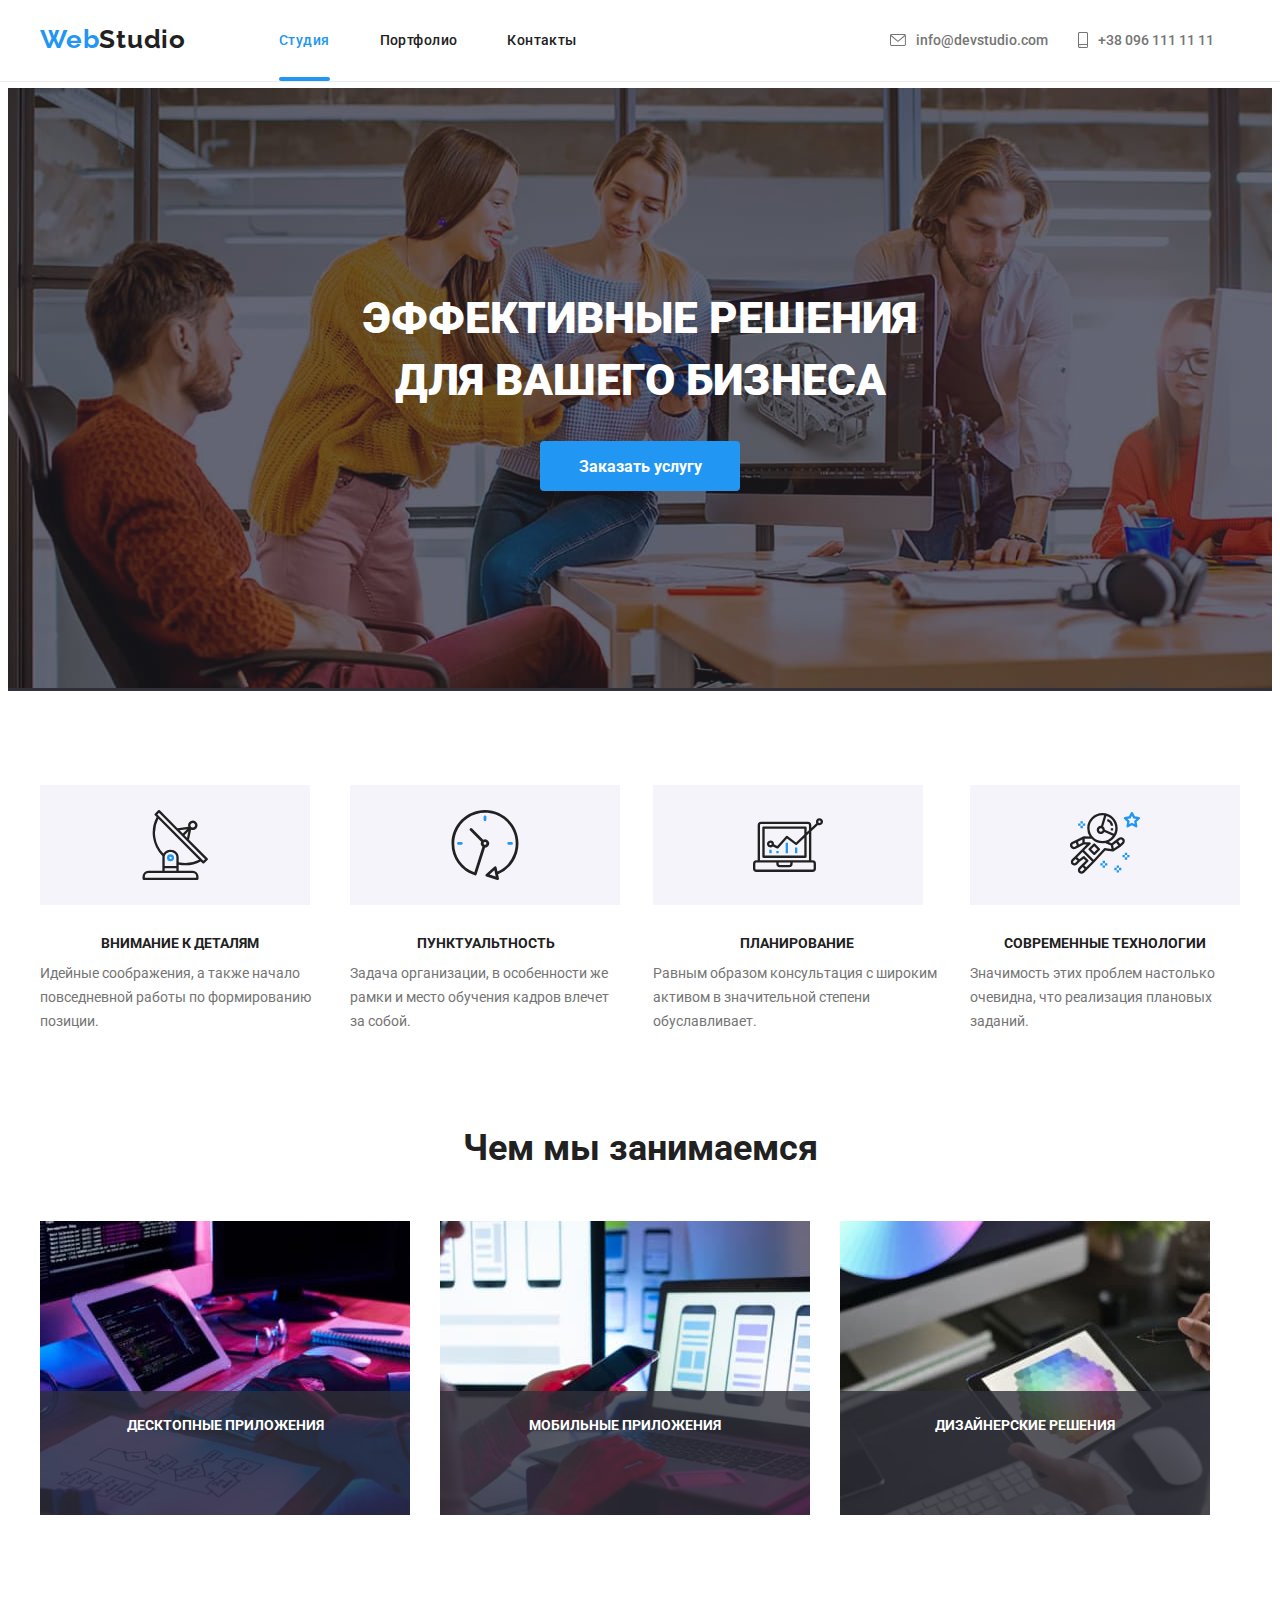
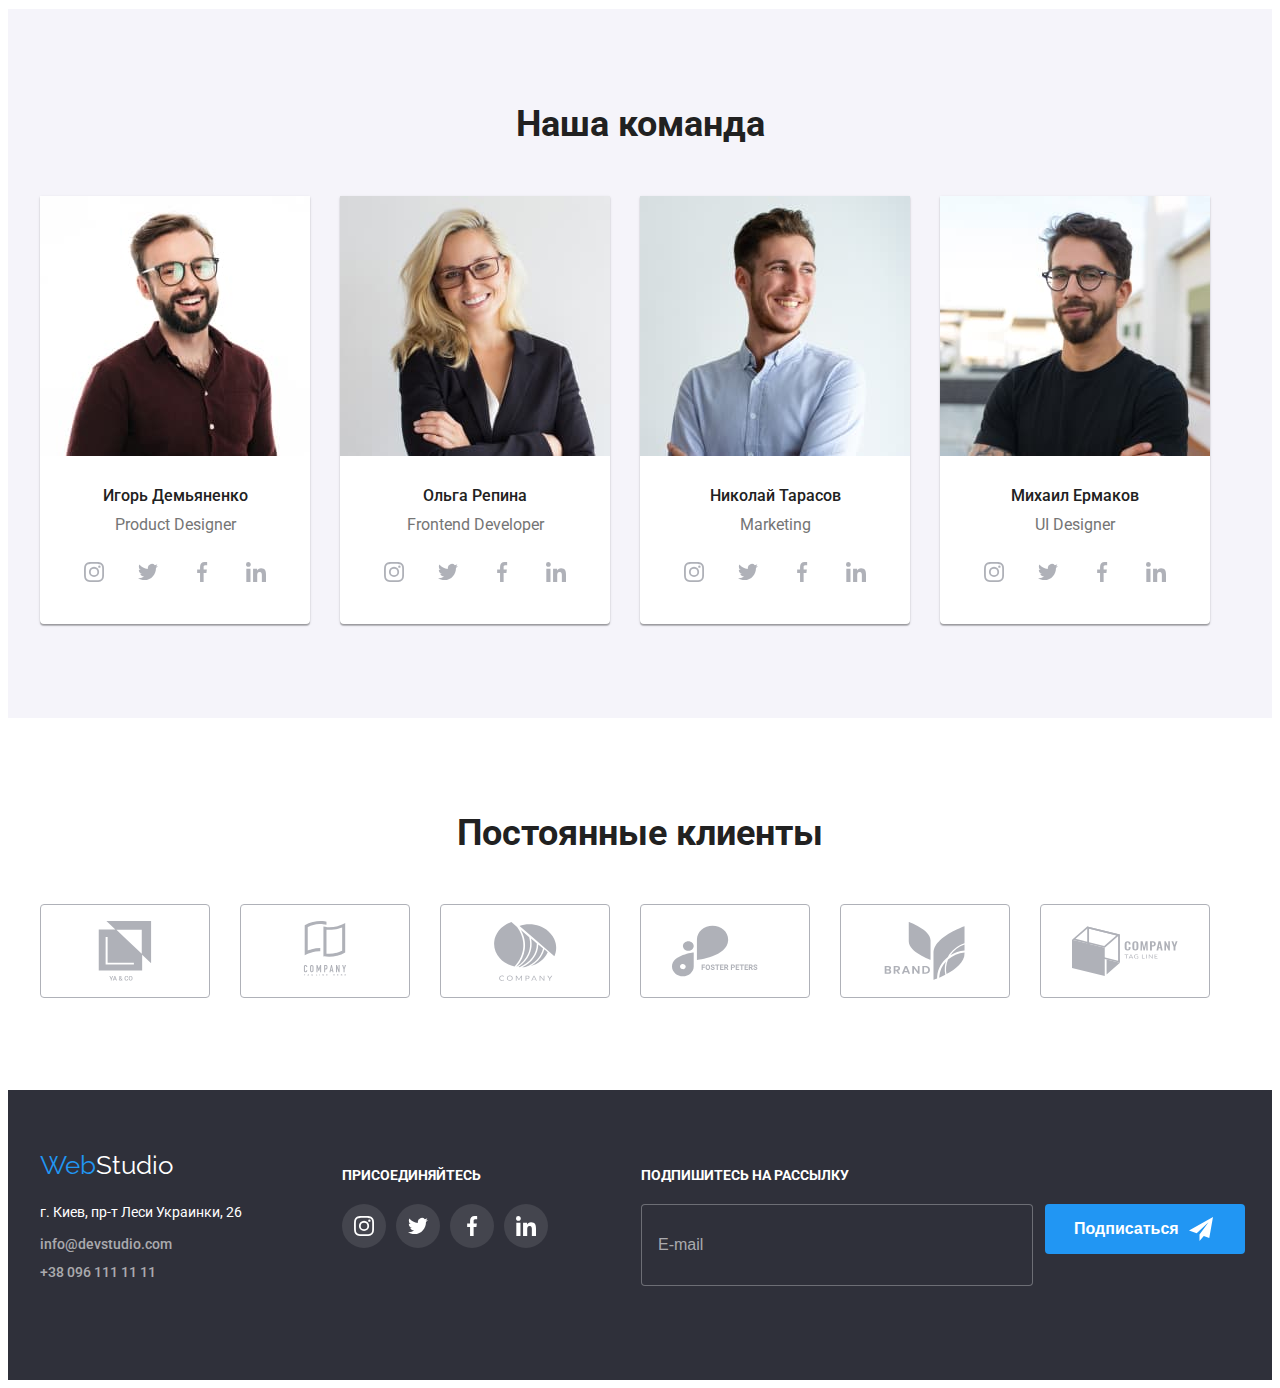
<file: index.html>
<!DOCTYPE html>
<html lang="ru">

<head>
    <meta charset="UTF-8">
    <meta http-equiv="X-UA-Compatible" content="IE=edge">
    <meta name="viewport" content="width=device-width, initial-scale=1.0">
    <title>My business</title>
    <link rel="preconnect" href="https://fonts.googleapis.com">
    <link rel="preconnect" href="https://fonts.gstatic.com" crossorigin>
    <link
        href="https://fonts.googleapis.com/css2?family=Raleway:wght@700&family=Roboto:wght@400;500;700;900&display=swap"
        rel="stylesheet">
<link rel="stylesheet" href="https://cdnjs.cloudflare.com/ajax/libs/modern-normalize/1.1.0/modern-normalize.min.css"
    integrity="sha512-wpPYUAdjBVSE4KJnH1VR1HeZfpl1ub8YT/NKx4PuQ5NmX2tKuGu6U/JRp5y+Y8XG2tV+wKQpNHVUX03MfMFn9Q=="
    crossorigin="anonymous" referrerpolicy="no-referrer" />
    <link rel="stylesheet" href="./css/main.min.css">
</head>

<body>
    <!--Шапка сайта-->
    <header class="header header-line">
    <div class="container header__box">

        <a href="index.html" class="header__logo" lang="en">Web<span class="header__text-logo">Studio</span></a>

        <button type="button" class="haeder__button" aria-expanded="false" data-menu-button>
            <svg width="40" height="40" aria-label="мобильное меню">
                <use class="icon-menu" href="./img/sprite header.svg#menu"></use>
                <use class="icon-close" href="./img/sprite header.svg#close"></use>
            </svg>
        </button>

        <div class="haeder__menu" data-menu>
            <nav class="header__nav">
                
                <ul class="header__list">
                    <li class="header__site"> <a href="./index.html" class="header__site-link current">Студия</a></li>
                    <li class="header__site"> <a href="./portfolio.html" class="header__site-link">Портфолио</a></li>
                    <li class="header__site"> <a href="./contact.html" class="header__site-link">Контакты</a></li>
                </ul>
            </nav>
            
            <ul class="header__contact">
                <li class="header__site">
                    <a href="mailto:info@devstudio.com" class="header__link-auth haeder__mail">
                        <svg class="header__mail-icon" width="16" height="12">
                            <use href="./img/sprite.svg#icon-envelope"></use>
                        </svg> info@devstudio.com
                    </a>
                </li>
            
                <li class="header__site">
                    <a href="tell:+380961111111" class="header__link-auth haeder__tell">
                        <svg class="header__tell-icon" width="10" height="16">
                            <use href="./img/sprite.svg#icon-smartphone"></use>
                        </svg>
                        +38 096 111 11 11
                    </a>
                </li>
            </ul>
            <ul class="header__social-list"> 
            <li class="header__social-site"><a href="" class="header__social-link">Instagram</a></li>
            <li class="header__social-site"><a href="" class="header__social-link">Twitter</a></li>
            <li class="header__social-site"><a href="" class="header__social-link">Facebook</a></li>
            <li class="header__social-site"><a href="" class="header__social-link">Linkedin</a></li>
            </ul>
        </div>

        
    </div>
    </header>

    
    <main>
        <!--Герои-->
        <section class="hero">
            <h1 class="hero__text">ЭФФЕКТИВНЫЕ РЕШЕНИЯ <br> ДЛЯ ВАШЕГО БИЗНЕСА</h1>
            <button type="button" class="hero__button" data-modal-open>Заказать услугу</button>
        </section>
    </main>

    
          <!--Преимущества-->
    <section class="benefits benefits-section">
        
            <h2 hidden>Для сеймантики</h2>
            <div class="container">
            <ul class="benefits__list">

                <li class="benefits__element">
                    <div class="benefits__element-icon">
                        <svg class="benefits__icon" width="70" height="70">
                            <use href="./img/sprite.svg#icon-sputnik"></use>
                        </svg>
                    </div>
                    <h3 class="benefits__title">ВНИМАНИЕ К ДЕТАЛЯМ</h3>
                     <p class="benefits__text">
                        Идейные соображения, а также начало повседневной работы по формированию позиции.
                     </p>
                    
                </li>
            
                <li class="benefits__element">
                    <div class="benefits__element-icon">
                        <svg class="benefits__icon" width="70" height="70">
                            <use href="./img/sprite.svg#icon-clock"></use>
                        </svg>
                    </div>
                    <h3 class="benefits__title">ПУНКТУАЛЬТНОСТЬ</h3>
                    <p class="benefits__text">
                        Задача организации, в особенности же рамки и место обучения кадров влечет за собой.
                    </p>
                </li>
            
                <li class="benefits__element">
                    <div class="benefits__element-icon">
                        <svg class="benefits__icon" width="70" height="70">
                            <use href="./img/sprite.svg#icon-diagram"></use>
                        </svg>
                    </div>
                    <h3 class="benefits__title">ПЛАНИРОВАНИЕ</h3>
                    <p class="benefits__text">
                        Равным образом консультация с широким активом в значительной степени обуславливает.
                    </p>
                </li>
            
                <li class="benefits__element">
                    <div class="benefits__element-icon">
                        <svg class="benefits__icon" width="70" height="70">
                            <use href="./img/sprite.svg#icon-astronaut"></use>
                        </svg>
                    </div>
                    <h3 class="benefits__title">СОВРЕМЕННЫЕ ТЕХНОЛОГИИ</h3>
                    <p class="benefits__text">
                        Значимость этих проблем настолько очевидна, что реализация плановых заданий.
                    </p>
                </li>
            </ul>
        </div>
        
    </section>


    <!--Примеры работ-->
    <section class="work">
        <div class="container">

        <h2 class="work__title">Чем мы занимаемся</h2>

        <ul class="work__list">
            <li class="work__foto">
                <img class="work__image" srcset="./img/box1.jpg 1x, ./img/box1x2.jpg 2x" src="./img/box1.jpg" alt="photo box1" width="370" height="294">
                <div class="work__foto-title">
                    <h3 class="work__name-foto">ДЕСКТОПНЫЕ ПРИЛОЖЕНИЯ</h3>
                </div>
            </li>
            <li class="work__foto">
                <img class="work__image" srcset="./img/box2.jpg 1x, ./img/box2x2.jpg 2x" src="./img/box2.jpg" alt="photo box2" width="370" height="294">
                <div class="work__foto-title">
                    <h3 class="work__name-foto">МОБИЛЬНЫЕ ПРИЛОЖЕНИЯ</h3>
                </div>
            </li>
            <li class="work__foto">
                <img class="work__image" srcset="./img/box3.jpg 1x, ./img/box3x2.jpg 2x" src="./img/box3.jpg" alt="photo box3" width="370" height="294">
                <div class="work__foto-title">
                    <h3 class="work__name-foto">ДИЗАЙНЕРСКИЕ РЕШЕНИЯ</h3>
                </div>
            </li>
        </ul>
        </div>
    </section>




    <!--Команда-->
    <section class="team">
        
        <h2 class="team__title">Наша команда</h2>
        <div class="container album">
            <ul class=" team__list">
                <!--Igor-->
                <li class="team__card">
                    <img class="team__foto" srcset="./img/Igor1.jpg 1x, ./img/Igor1x2.jpg 2x" src="./img/Igor1.jpg" alt="photo igor" width="270" height="260">
                    <div class="team__info">
                        <h3 class="team__name">Игорь Демьяненко</h3>
                        <p class="team__position">Product Designer</p>
                        <ul class="team__icon-list">

                            <li class="team__icon">
                                <a href="" class="team__link">
                                    <svg class="team__social-icon" width="20" height="20">
                                        <use href="./img/sprite.svg#icon-instagram"></use>
                                    </svg>
                                </a>
                            </li>

                            <li class="team__icon">
                                <a href="" class="team__link">
                                    <svg class="team__social-icon" width="20" height="20">
                                        <use href="./img/sprite.svg#icon-twitter"></use>
                                    </svg>
                                </a>
                            </li>

                            <li class="team__icon">
                                <a href="" class="team__link">
                                    <svg class="team__social-icon" width="20" height="20">
                                        <use href="./img/sprite.svg#icon-facebook"></use>
                                    </svg>
                                </a>
                            </li>

                            <li class="team__icon">
                                <a href="" class="team__link">
                                    <svg class="team__social-icon" width="20" height="20">
                                        <use href="./img/sprite.svg#icon-linkedin"></use>
                                    </svg>
                                </a>
                            </li>

                        </ul>
                    </div>
                </li>

                <!--Olga-->
                <li class="team__card">
                    <img class="team__foto" srcset="./img/Olga2.jpg 1x, ./img/Olga2x2.jpg 2x" src="./img/Olga2.jpg" alt="photo olga" width="270" height="260">
                    <div class="team__info">
                        <h3 class="team__name">Ольга Репина</h3>
                        <p class="team__position">Frontend Developer</p>
                        <ul class="team__icon-list">

                            <li class="team__icon">
                                <a href="" class="team__link">
                                    <svg class="team__social-icon" width="20" height="20">
                                        <use href="./img/sprite.svg#icon-instagram"></use>
                                    </svg>
                                </a>
                            </li>

                            <li class="team__icon">
                                <a href="" class="team__link">
                                    <svg class="team__social-icon" width="20" height="20">
                                        <use href="./img/sprite.svg#icon-twitter"></use>
                                    </svg>
                                </a>
                            </li>

                            <li class="team__icon">
                                <a href="" class="team__link">
                                    <svg class="team__social-icon" width="20" height="20">
                                        <use href="./img/sprite.svg#icon-facebook"></use>
                                    </svg>
                                </a>
                            </li>

                            <li class="team__icon">
                                <a href="" class="team__link">
                                    <svg class="team__social-icon" width="20" height="20">
                                        <use href="./img/sprite.svg#icon-linkedin"></use>
                                    </svg>
                                </a>
                            </li>

                        </ul>
                    </div>
                </li>

                <!--Nikolay-->
                <li class="team__card">
                    <img class="team__foto" srcset="./img/Nikolay3.jpg 1x, ./img/Nikolay3x2.jpg 2x" src="./img/Nikolay3.jpg" alt="photo nikolay" width="270" height="260">
                    <div class="team__info">
                        <h3 class="team__name">Николай Тарасов</h3>
                        <p class="team__position">Marketing</p>
                        <ul class="team__icon-list">

                            <li class="team__icon">
                                <a href="" class="team__link">
                                    <svg class="team__social-icon" width="20" height="20">
                                        <use href="./img/sprite.svg#icon-instagram"></use>
                                    </svg>
                                </a>
                            </li>

                            <li class="team__icon">
                                <a href="" class="team__link">
                                    <svg class="team__social-icon" width="20" height="20">
                                        <use href="./img/sprite.svg#icon-twitter"></use>
                                    </svg>
                                </a>
                            </li>

                            <li class="team__icon">
                                <a href="" class="team__link">
                                    <svg class="team__social-icon" width="20" height="20">
                                        <use href="./img/sprite.svg#icon-facebook"></use>
                                    </svg>
                                </a>
                            </li>

                            <li class="team__icon">
                                <a href="" class="team__link">
                                    <svg class="team__social-icon" width="20" height="20">
                                        <use href="./img/sprite.svg#icon-linkedin"></use>
                                    </svg>
                                </a>
                            </li>

                        </ul>
                    </div>
                </li>

                <!--Mikhail-->
                <li class="team__card">
                    <img class="team__foto" srcset="./img/Mikhail4.jpg 1x, ./img/Mikhail4x2.jpg 2x" src="./img/Mikhail4.jpg" alt="photo mikhail" width="270" height="260">
                    <div class="team__info">
                        <h3 class="team__name">Михаил Ермаков</h3>
                        <p class="team__position">UI Designer</p>
                        <ul class="team__icon-list">

                            <li class="team__icon">
                                <a href="" class="team__link">
                                    <svg class="team__social-icon" width="20" height="20">
                                        <use href="./img/sprite.svg#icon-instagram"></use>
                                    </svg>
                                </a>
                            </li>

                            <li class="team__icon">
                                <a href="" class="team__link">
                                    <svg class="team__social-icon" width="20" height="20">
                                        <use href="./img/sprite.svg#icon-twitter"></use>
                                    </svg>
                                </a>
                            </li>

                            <li class="team__icon">
                                <a href="" class="team__link">
                                    <svg class="team__social-icon" width="20" height="20">
                                        <use href="./img/sprite.svg#icon-facebook"></use>
                                    </svg>
                                </a>
                            </li>

                            <li class="team__icon">
                                <a href="" class="team__link">
                                    <svg class="team__social-icon" width="20" height="20">
                                        <use href="./img/sprite.svg#icon-linkedin"></use>
                                    </svg>
                                </a>
                            </li>

                        </ul>
                    </div>
                </li>

            </ul>
        </div>
       
    </section>

    <!--Clients-->

    <section class="clients">
        <div class="container">
            <h2 class="clients__tile">Постоянные клиенты</h2>
            <ul class="clients__list">

                <li class="clients__element">
                    <a href="" class="clients__link">
                        <svg class="clients__icon" width="106" height="60">
                            <use href="./img/sprite.svg#icon-group1comp"></use>
                        </svg>
                    </a>
                </li>

                <li class="clients__element">
                    <a href="" class="clients__link">
                        <svg class="clients__icon" width="106" height="60">
                            <use href="./img/sprite.svg#icon-group2comp"></use>
                        </svg>
                    </a>
                </li>

                <li class="clients__element">
                    <a href="" class="clients__link">
                        <svg class="clients__icon" width="106" height="60">
                            <use href="./img/sprite.svg#icon-group3comp"></use>
                        </svg>
                    </a>
                </li>

                <li class="clients__element">
                    <a href="" class="clients__link">
                        <svg class="clients__icon" width="106" height="60">
                            <use href="./img/sprite.svg#icon-group4comp"></use>
                        </svg>
                    </a>
                </li>

                <li class="clients__element">
                    <a href="" class="clients__link">
                        <svg class="clients__icon" width="106" height="60">
                            <use href="./img/sprite.svg#icon-group5comp"></use>
                        </svg>
                    </a>
                </li>

                <li class="clients__element">
                    <a href="" class="clients__link">
                        <svg class="clients__icon" width="106" height="60">
                            <use href="./img/sprite.svg#icon-group6comp"></use>
                        </svg>
                    </a>
                </li>

            </ul>
        </div>
    </section>

    <!--Футер-->
    <footer class="footer">
        <div class="container footer__container">

            <div class="footer__section">
            <a href="index.html" class="footer__logo" lang="en">Web<span class="footer__text-logo">Studio</span></a>
            
            <address class="footer__addres">
                <p class="footer__strit">г. Киев, пр-т Леси Украинки, 26</p>
                <ul class="footer__contact">
                    <li class="footer__mail">
                        <a href="mailto:info@devstudio.com" class="footer__link">info@devstudio.com</a>
                    </li>
                    <li class="footer__tell">
                        <a href="tell:+380961111111" class="footer__link">+38 096 111 11 11</a>
                    </li>
                </ul>
            </address>
            </div>

            <div class="footer__box">

                <h2 class="footer__box-title">ПРИСОЕДИНЯЙТЕСЬ</h2>

                <ul class="footer__list">
                
                    <li class="footer__element">
                        <a href="" class="footer__box-link">
                            <svg class="footer__icon-box" width="20" height="20">
                                <use href="./img/sprite.svg#icon-instagram"></use>
                            </svg>
                        </a>
                    </li>
                
                    <li class="footer__element">
                        <a href="" class="footer__box-link">
                            <svg class="footer__icon-box" width="20" height="20">
                                <use href="./img/sprite.svg#icon-twitter"></use>
                            </svg>
                        </a>
                    </li>
                
                    <li class="footer__element">
                        <a href="" class="footer__box-link">
                            <svg class="footer__icon-box" width="20" height="20">
                                <use href="./img/sprite.svg#icon-facebook"></use>
                            </svg>
                        </a>
                    </li>
                
                    <li class="footer__element">
                        <a href="" class="footer__box-link">
                            <svg class="footer__icon-box" width="20" height="20">
                                <use href="./img/sprite.svg#icon-linkedin"></use>
                            </svg>
                        </a>
                    </li>
                
                </ul>

            </div>

            <div class="footer__subscription">
                <h2 class="footer__subscription-title">ПОДПИШИТЕСЬ НА РАССЫЛКУ</h2>
                <div class="footer__subscription-email">
                    <input type="text" name="email" placeholder="E-mail" class="footer__subscription-input">
                    <button type="button" class="footer__subscription-button">Подписаться 
                        <svg class="footer__subscription-icon" width="24" height="24">
                            <use href="./img/sprite2.svg#icon-icon-send"></use>
                       </svg>
                    </button>
                </div>
                
            </div>

        </div>

        
    </footer>

    <div class="backdrop is-hidden" data-modal>
        <div class="backdrop__modal">
            
            <button type="button" class="backdrop__modal-btn" data-modal-close>
                
                    <svg class="backdrop__icon-close" width="18" height="18"  xmlns="http://www.w3.org/2000/svg">
                        <path
                            d="M15 4.108 13.892 3 9.5 7.392 5.108 3 4 4.108 8.392 8.5 4 12.892 5.108 14 9.5 9.608 13.892 14 15 12.892 10.608 8.5 15 4.108Z"
                             />
                    </svg>
    
            </button>

            <form class="backdrop__form js-speaker-form">
                <h2 class="backdrop__form-title">Оставьте свои данные, мы вам перезвоним</h2>
            
                    <label  class="backdrop__form-field">Имя
                        <input type="text" name="name"  class="backdrop__form-input">
                        <svg class="backdrop__icon-form" width="18" height="18">
                            <use href="./img/sprite2.svg#icon-person-black-18dp-1"></use>
                        </svg>
                    </label>
                
                    <label  class="backdrop__form-field">Телефон
                        <input type="text" name="tell"  class="backdrop__form-input">
                        <svg class="backdrop__icon-form" width="18" height="18">
                            <use href="./img/sprite2.svg#icon-phone-black-18dp-1"></use>
                        </svg>
                    </label>
                    
                    <label  class="backdrop__form-field">Почта
                        <input type="text" name="email"  class="backdrop__form-input">
                        <svg class="backdrop__icon-form" width="18" height="18">
                            <use href="./img/sprite2.svg#icon-email-black-18dp-1"></use>
                        </svg>
                    </label>
                   
                
                    <label class="backdrop__form-field">Комментарий
                    <textarea name="comment"  rows="10" class="backdrop__form-texterea" placeholder="Введите текст"></textarea>
                    </label>
                    
                
                <div class="backdrop__policy">
                    
                    <label  class="backdrop__agree"><input type="checkbox" name="agree" class="backdrop__input-agree"> <span class="backdrop__icon-agree"></span>Соглашаюсь с рассылкой и принимаю</label>
                    <a href="" class="backdrop__contract-link"> Условия договора</a>
                </div>
                <button type="submit" class="backdrop__button-form">Отправить</button>
            </form>
        </div>
        
    </div>
    <script src="./js/menu.js"></script>
    <script src="./js/modal.js"></script>

</body>

</html>
</file>
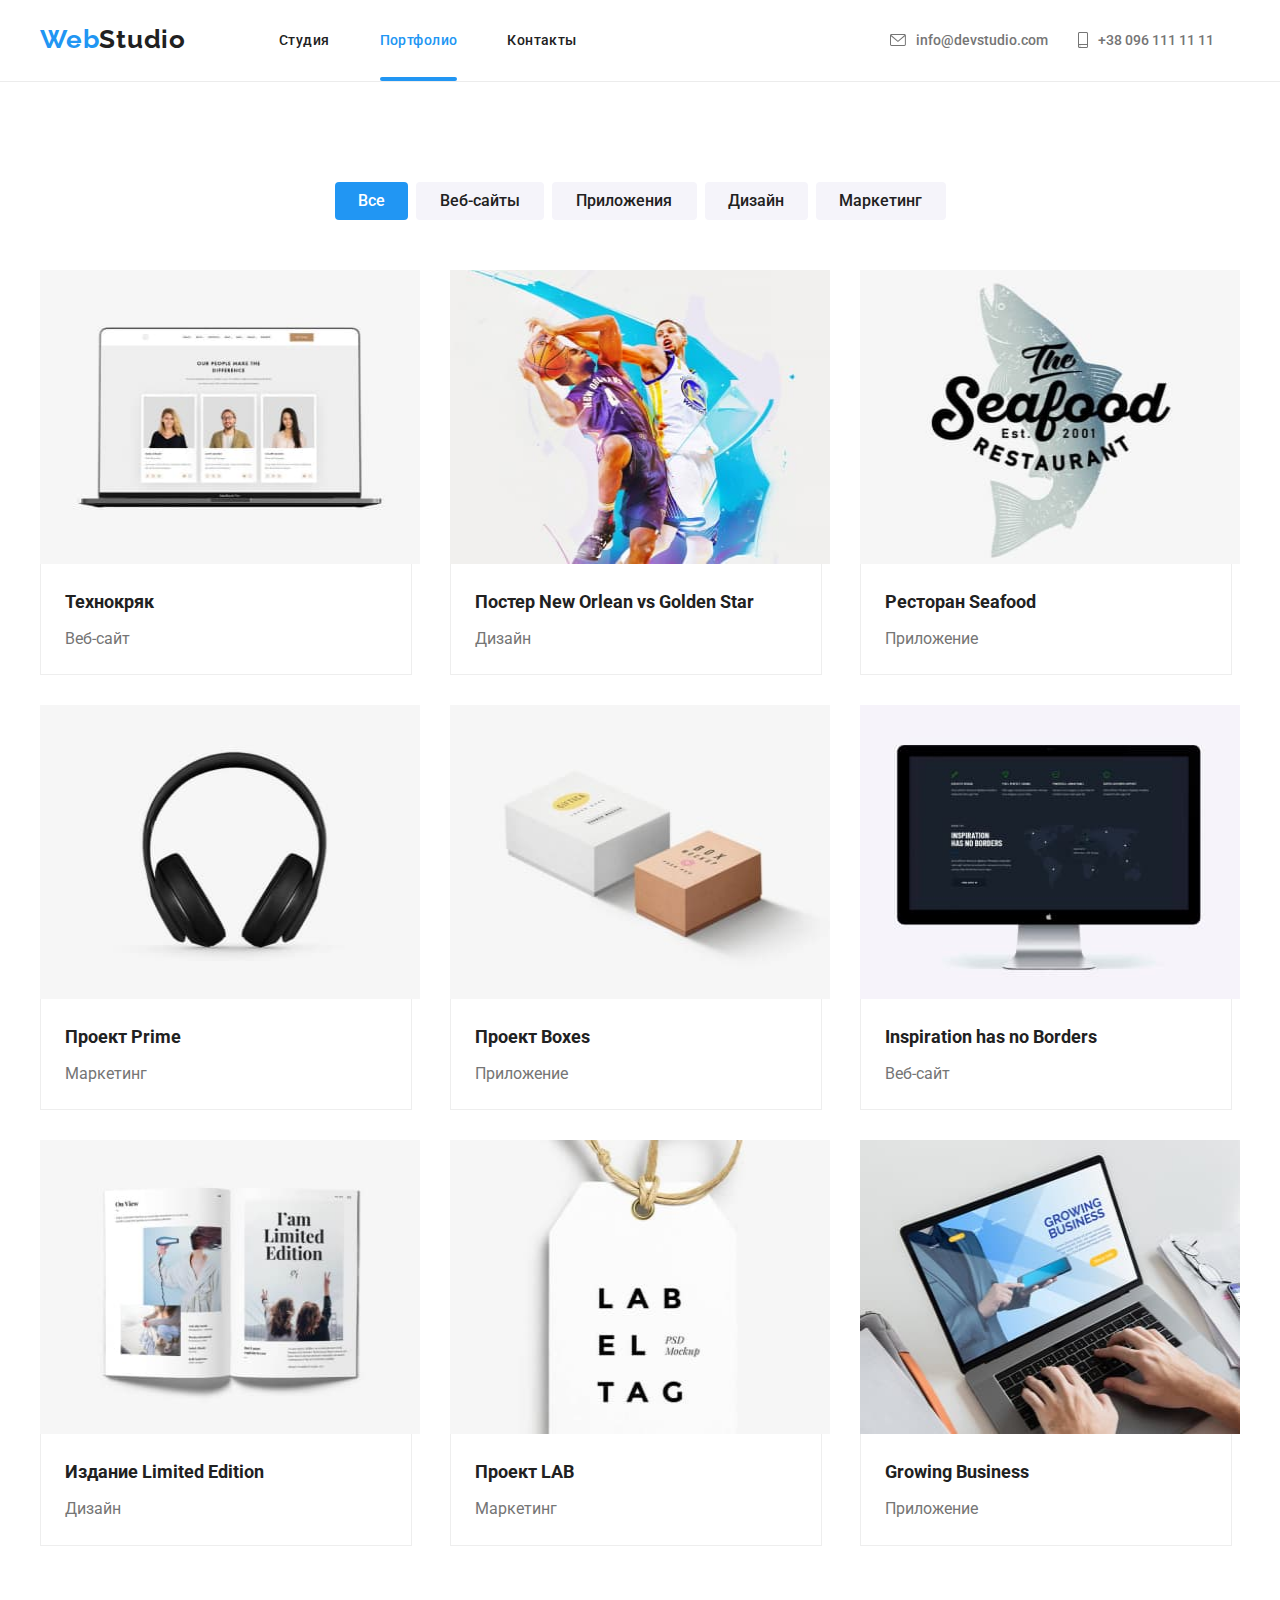
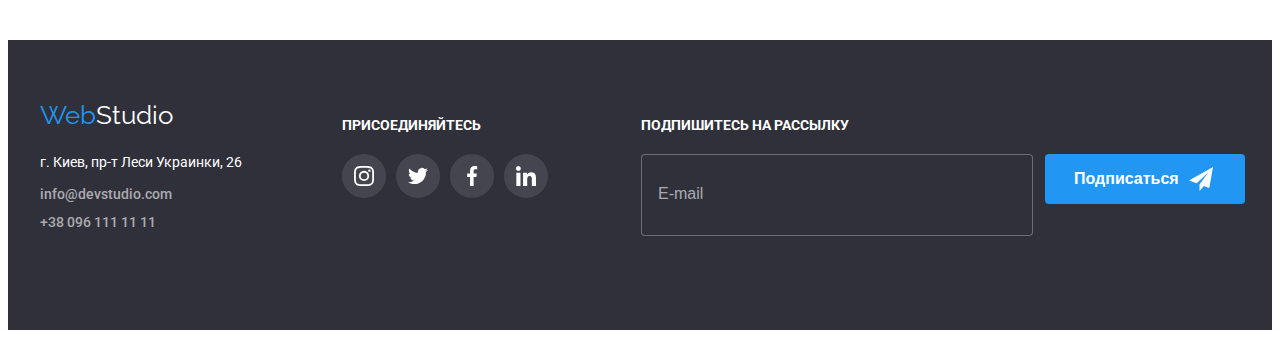
<file: portfolio.html>
<!DOCTYPE html>
<html lang="ru">

<head>
    <meta charset="UTF-8">
    <meta http-equiv="X-UA-Compatible" content="IE=edge">
    <meta name="viewport" content="width=device-width, initial-scale=1.0">
    <title>portfolio</title>
    <link rel="preconnect" href="https://fonts.googleapis.com">
    <link rel="preconnect" href="https://fonts.gstatic.com" crossorigin>
    <link
        href="https://fonts.googleapis.com/css2?family=Raleway:wght@700&family=Roboto:wght@400;500;700;900&display=swap"
        rel="stylesheet">
    <link rel="stylesheet" href="https://cdnjs.cloudflare.com/ajax/libs/modern-normalize/1.1.0/modern-normalize.min.css"
    integrity="sha512-wpPYUAdjBVSE4KJnH1VR1HeZfpl1ub8YT/NKx4PuQ5NmX2tKuGu6U/JRp5y+Y8XG2tV+wKQpNHVUX03MfMFn9Q=="
    crossorigin="anonymous" referrerpolicy="no-referrer" />
    <link rel="stylesheet" href="./css/main.min.css">
</head>


<body>
    <!--Шапка сайта-->
    <header class="header header-line">
        <div class="container header__box">
    
            <a href="index.html" class="header__logo" lang="en">Web<span class="header__text-logo">Studio</span></a>
    
            <button type="button" class="haeder__button" aria-expanded="false" data-menu-button>
                <svg width="40" height="40" aria-label="мобильное меню">
                    <use class="icon-menu" href="./img/sprite header.svg#menu"></use>
                    <use class="icon-close" href="./img/sprite header.svg#close"></use>
                </svg>
            </button>
    
            <div class="haeder__menu" data-menu>
                <nav class="header__nav">
    
                    <ul class="header__list">
                        <li class="header__site"> <a href="./index.html" class="header__site-link">Студия</a></li>
                        <li class="header__site"> <a href="./portfolio.html" class="header__site-link current">Портфолио</a></li>
                        <li class="header__site"> <a href="./contact.html" class="header__site-link">Контакты</a></li>
                    </ul>
                </nav>
    
                <ul class="header__contact">
                    <li class="header__site">
                        <a href="mailto:info@devstudio.com" class="header__link-auth haeder__mail">
                            <svg class="header__mail-icon" width="16" height="12">
                                <use href="./img/sprite.svg#icon-envelope"></use>
                            </svg> info@devstudio.com
                        </a>
                    </li>
    
                    <li class="header__site">
                        <a href="tell:+380961111111" class="header__link-auth haeder__tell">
                            <svg class="header__tell-icon" width="10" height="16">
                                <use href="./img/sprite.svg#icon-smartphone"></use>
                            </svg>
                            +38 096 111 11 11
                        </a>
                    </li>
                </ul>
                <ul class="header__social-list">
                    <li class="header__social-site"><a href="" class="header__social-link">Instagram</a></li>
                    <li class="header__social-site"><a href="" class="header__social-link">Twitter</a></li>
                    <li class="header__social-site"><a href="" class="header__social-link">Facebook</a></li>
                    <li class="header__social-site"><a href="" class="header__social-link">Linkedin</a></li>
                </ul>
            </div>
    
    
        </div>
    </header>

    <!--Портфолио--> 
    
        <section class=" portfolio">
            <div class="container">
            <h1 hidden>Портфолио</h1>
        
            <!--Фильтр-->
            <ul class="portfolio__filter">
                <li class="portfolio__btn"><button type="button" class="portfolio__btn-all current">Все</button></li>
                <li class="portfolio__btn"><button type="button" class="portfolio__btn-site">Веб-сайты</button></li>
                <li class="portfolio__btn"><button type="button" class="portfolio__btn-app">Приложения</button></li>
                <li class="portfolio__btn"><button type="button" class="portfolio__btn-desighn">Дизайн</button></li>
                <li class="portfolio__btn"><button type="button" class="portfolio__btn-marketing">Маркетинг</button></li>
            </ul>
            <!--Сайты-->
            <ul class="portfolio__galery">

                <li class="portfolio__item">
                    <a href="" class="portfolio__link">
                        <div class="portfolio__card">
                            <img 
                            class="portfolio__image"
                            srcset="./img/img1.jpg 1x, ./img/img1x2.jpg 2x" 
                            src="./img/img1.jpg" 
                            alt="img1" 
                            width="370" 
                            height="294">
                            <div class="portfolio__content">
                                <p class="portfolio__cards-text">Ресурс предлагает комплексные предложения с разным уровнем функционала и сервисов. Все это позволит посетителю получить
                                исчерпывающие сведения о компании или частном лице</p>
                            </div>
                        </div>
                        
                        <div class="portfolio__border">
                            <div class="portfolio__text">
                                <h2 class="portfolio__name">Технокряк</h2>
                                <p class="portfolio__work">Веб-сайт</p>
                            </div>
                        </div>
                    </a>
                </li>
        
                <li class="portfolio__item">
                    <a href="" class="portfolio__link">
                        <div class="portfolio__card">
                            <img 
                            class="portfolio__image"
                            srcset="img/img2.jpg 1x, img/img2x2.jpg 2x" 
                            src="img/img2.jpg" 
                            alt="img2" width="370" 
                            height="294">
                            <div class="portfolio__content">
                                <p class="portfolio__cards-text">Ресурс предлагает комплексные предложения с разным уровнем функционала и сервисов. Все это позволит посетителю получить
                                исчерпывающие сведения о компании или частном лице.</p>
                            </div>
                        </div>
                        
                        <div class="portfolio__border">
                            <div class="portfolio__text">
                                <h2 class="portfolio__name">Постер <span lang="en">New Orlean vs Golden Star</span></h2>
                                <p class="portfolio__work">Дизайн</p>
                            </div>
                        </div>
                    </a>
                </li>
        
                <li class="portfolio__item">
                    <a href="" class="portfolio__link">
                        <div class="portfolio__card">
                            <img 
                            class="portfolio__image"
                            srcset="img/img3.jpg 1x, img/img3x2.jpg 2x" 
                            src="img/img3.jpg" 
                            alt="img3" 
                            width="370" 
                            height="294">
                            <div class="portfolio__content">
                                <p class="portfolio__cards-text">Ресурс предлагает комплексные предложения с разным уровнем функционала и сервисов. Все это позволит посетителю получить
                                исчерпывающие сведения о компании или частном лице.</p>
                            </div>
                        </div>
                        
                        <div class="portfolio__border">
                            <div class="portfolio__text">
                                <h2 class="portfolio__name">Ресторан <span lang="en">Seafood</span> </h2>
                                <p class="portfolio__work">Приложение</p>
                            </div>
                        </div>
                    </a>
                </li>
        
                <li class="portfolio__item">
                    <a href="" class="portfolio__link">
                        <div class="portfolio__card">
                            <img 
                            class="portfolio__image"
                            srcset="img/img4.jpg 1x, img/img4x2.jpg 2x" 
                            src="img/img4.jpg" 
                            alt="img4" 
                            width="370" 
                            height="294">
                            <div class="portfolio__content">
                                <p class="portfolio__cards-text">Ресурс предлагает комплексные предложения с разным уровнем функционала и сервисов. Все это позволит посетителю получить
                                исчерпывающие сведения о компании или частном лице.</p>
                            </div>
                        </div>
                        
                        <div class="portfolio__border">
                            <div class="portfolio__text">
                                <h2 class="portfolio__name">Проект <span lang="en">Prime</span> </h2>
                                <p class="portfolio__work">Маркетинг</p>
                            </div>
                        </div>
                    </a>
                </li>
        
                <li class="portfolio__item">
                    <a href="" class="portfolio__link">
                        <div class="portfolio__card">
                            <img 
                            class="portfolio__image"
                            srcset="img/img5.jpg 1x, img/img5x2.jpg 2x" 
                            src="img/img5.jpg" 
                            alt="img5" 
                            width="370" 
                            height="294">
                            <div class="portfolio__content">
                                <p class="portfolio__cards-text">Ресурс предлагает комплексные предложения с разным уровнем функционала и сервисов. Все это позволит посетителю получить
                                исчерпывающие сведения о компании или частном лице.</p>
                            </div>
                        </div>
                        
                        <div class="portfolio__border">
                            <div class="portfolio__text">
                                <h2 class="portfolio__name">Проект <span lang="en">Boxes</span> </h2>
                                <p class="portfolio__work">Приложение</p>
                            </div>
                        </div>
                    </a>
                </li>
        
                <li class="portfolio__item">
                    <a href="" class="portfolio__link">
                        <div class="portfolio__card">
                            <img 
                            class="portfolio__image"
                            srcset="img/img6.jpg 1x, img/img6x2.jpg 2x" 
                            src="img/img6.jpg" 
                            alt="img6" 
                            width="370" 
                            height="294">
                            <div class="portfolio__content">
                                <p class="portfolio__cards-text">Ресурс предлагает комплексные предложения с разным уровнем функционала и сервисов. Все это позволит посетителю получить
                                исчерпывающие сведения о компании или частном лице.</p>
                            </div>
                        </div>
                        
                        <div class="portfolio__border">
                            <div class="portfolio__text">
                                <h2 class="portfolio__name" lang="en">Inspiration has no Borders</h2>
                                <p class="portfolio__work">Веб-сайт</p>
                            </div>
                        </div>
                    </a>
                </li>
        
                <li class="portfolio__item">
                    <a href="" class="portfolio__link">
                        <div class="portfolio__card">
                            <img 
                            class="portfolio__image"
                            srcset="img/img7.jpg 1x, img/img7x2.jpg 2x" 
                            src="img/img7.jpg" 
                            alt="img7" 
                            width="370"
                            height="294">
                            <div class="portfolio__content">
                                <p class="portfolio__cards-text">Ресурс предлагает комплексные предложения с разным уровнем функционала и сервисов. Все это позволит посетителю получить
                                исчерпывающие сведения о компании или частном лице.</p>
                            </div>
                        </div>
                        
                        <div class="portfolio__border">
                            <div class="portfolio__text">
                                <h2 class="portfolio__name">Издание <span lang="en">Limited Edition</span> </h2>
                                <p class="portfolio__work">Дизайн</p>
                            </div>
                        </div>
                    </a>
                </li>
        
                <li class="portfolio__item">
                    <a href="" class="portfolio__link">
                        <div class="portfolio__card">
                            <img 
                            class="portfolio__image"
                            srcset="img/img8.jpg 1x, img/img8x2.jpg 2x" 
                            src="img/img8.jpg" 
                            alt="img8" 
                            width="370" 
                            height="294">
                            <div class="portfolio__content">
                                <p class="portfolio__cards-text">Ресурс предлагает комплексные предложения с разным уровнем функционала и сервисов. Все это позволит посетителю получить
                                исчерпывающие сведения о компании или частном лице.</p>
                            </div>
                        </div>
                        
                        <div class="portfolio__border">
                            <div class="portfolio__text">
                                <h2 class="portfolio__name">Проект <span lang="en">LAB</span></h2>
                                <p class="portfolio__work">Маркетинг</p>
                            </div>
                        </div>
                    </a>
                </li>
        
                <li class="portfolio__item">
                    <a href="" class="portfolio__link">
                        <div class="portfolio__card">
                            <img 
                            class="portfolio__image"
                            srcset="img/img9.jpg 1x, img/img9x2.jpg 2x" 
                            src="img/img9.jpg" 
                            alt="img9" width="370" 
                            height="294">
                            <div class="portfolio__content">
                                <p class="portfolio__cards-text">Ресурс предлагает комплексные предложения с разным уровнем функционала и сервисов. Все это позволит посетителю получить
                                исчерпывающие сведения о компании или частном лице.</p>
                            </div>
                        </div>
                        
                        <div class="portfolio__border">
                            <div class="portfolio__text">
                                <h2 class="portfolio__name" lang="en">Growing Business</h2>
                                <p class="portfolio__work">Приложение</p>
                            </div>
                        </div>
                    </a>
                </li>

            </ul>
            
            </div>
        </section>
    
    


    <!--Футер-->
    <footer class="footer">
        <div class="container footer__container">
    
            <div class="footer__section">
                <a href="index.html" class="footer__logo" lang="en">Web<span class="footer__text-logo">Studio</span></a>
    
                <address class="footer__addres">
                    <p class="footer__strit">г. Киев, пр-т Леси Украинки, 26</p>
                    <ul class="footer__contact">
                        <li class="footer__mail">
                            <a href="mailto:info@devstudio.com" class="footer__link">info@devstudio.com</a>
                        </li>
                        <li class="footer__tell">
                            <a href="tell:+380961111111" class="footer__link">+38 096 111 11 11</a>
                        </li>
                    </ul>
                </address>
            </div>
    
            <div class="footer__box">
    
                <h2 class="footer__box-title">ПРИСОЕДИНЯЙТЕСЬ</h2>
    
                <ul class="footer__list">
    
                    <li class="footer__element">
                        <a href="" class="footer__box-link">
                            <svg class="footer__icon-box" width="20" height="20">
                                <use href="./img/sprite.svg#icon-instagram"></use>
                            </svg>
                        </a>
                    </li>
    
                    <li class="footer__element">
                        <a href="" class="footer__box-link">
                            <svg class="footer__icon-box" width="20" height="20">
                                <use href="./img/sprite.svg#icon-twitter"></use>
                            </svg>
                        </a>
                    </li>
    
                    <li class="footer__element">
                        <a href="" class="footer__box-link">
                            <svg class="footer__icon-box" width="20" height="20">
                                <use href="./img/sprite.svg#icon-facebook"></use>
                            </svg>
                        </a>
                    </li>
    
                    <li class="footer__element">
                        <a href="" class="footer__box-link">
                            <svg class="footer__icon-box" width="20" height="20">
                                <use href="./img/sprite.svg#icon-linkedin"></use>
                            </svg>
                        </a>
                    </li>
    
                </ul>
    
            </div>
    
            <div class="footer__subscription">
                <h2 class="footer__subscription-title">ПОДПИШИТЕСЬ НА РАССЫЛКУ</h2>
                <div class="footer__subscription-email">
                    <input type="text" name="email" placeholder="E-mail" class="footer__subscription-input">
                    <button type="button" class="footer__subscription-button">Подписаться
                        <svg class="footer__subscription-icon" width="24" height="24">
                            <use href="./img/sprite2.svg#icon-icon-send"></use>
                        </svg>
                    </button>
                </div>
    
            </div>
    
        </div>
    
    
    </footer>
    <script src="./js/menu.js"></script>
</body>

</html>
</file>
<file: css/main.min.css>
body{background-color:var(--primari-white-color);font-family:'Roboto', sans-serif;padding-top:80px}@media screen and (max-width: 767px){body{padding-top:60px}}body li{list-style-type:none}body a{text-decoration:none}body img{display:block;min-width:100%;height:auto}body .container{margin-left:auto;margin-right:auto;padding-left:15px;padding-right:15px}@media screen and (min-width: 480px){body .container{width:480px}}@media screen and (min-width: 768px){body .container{width:768px}}@media screen and (min-width: 1200px){body .container{width:1200px}}@media screen and (max-width: 767px){.header__box{padding-top:16px;padding-bottom:16px;position:relative}}.header-line{position:fixed;width:100%;background-color:#ffffff;border-bottom:1px solid #ECECEC;top:0px;left:0px;z-index:9}@media screen and (min-width: 768px){.header__box{display:-webkit-box;display:-ms-flexbox;display:flex}}@media screen and (min-width: 768px){.header__nav{display:-webkit-box;display:-ms-flexbox;display:flex}}.header__logo{color:#2196F3;font-family:'Raleway', sans-serif;font-weight:700;font-size:24px;line-height:1.16;letter-spacing:0.03em;padding-top:16px;padding-bottom:16px}@media screen and (min-width: 768px) and (max-width: 1199px){.header__logo{padding-top:26px;padding-bottom:26px}}@media screen and (min-width: 1200px){.header__logo{font-size:26px;line-height:1.2;padding-top:24px;padding-bottom:25px}}.header__text-logo{color:#212121}.haeder__button{position:absolute;top:10px;right:15px;display:-webkit-inline-box;display:-ms-inline-flexbox;display:inline-flex;margin:0px;padding:0px;border:none;background-color:transparent;z-index:1;fill:#212121}.haeder__button .icon-close{display:none}.haeder__button.is-open .icon-close{display:block}.haeder__button.is-open .icon-menu{display:none}.haeder__button:hover{fill:#2196F3}@media screen and (max-width: 767px){.haeder__menu{display:none;position:absolute;top:0;left:0;width:480px;min-height:796px;background-color:#ffffff;padding:48px 40px 48px 40px}.haeder__menu.is-open{display:block}}@media screen and (min-width: 768px){.haeder__menu{display:-webkit-inline-box;display:-ms-inline-flexbox;display:inline-flex;-webkit-box-align:center;-ms-flex-align:center;align-items:center}}@media screen and (min-width: 1200px){.haeder__menu{display:-webkit-inline-box;display:-ms-inline-flexbox;display:inline-flex;-webkit-box-align:center;-ms-flex-align:center;align-items:center}}@media screen and (min-width: 768px){.haeder__button{display:none}}@media screen and (max-width: 767px){.header__list{padding:0px;margin-top:0px;margin-right:0px;margin-bottom:302px}.header__list .header__site+.header__site{margin-top:32px}}@media screen and (min-width: 768px){.header__list{display:-webkit-box;display:-ms-flexbox;display:flex;margin-top:0px;margin-right:0px;margin-bottom:0px;margin-left:88px;padding:0px}}@media screen and (min-width: 768px) and (min-width: 1200px){.header__list{margin-left:93px}}@media screen and (min-width: 768px){.header__list .header__site-link.current{color:#2196F3}.header__list .current::after{content:"";position:absolute;display:block;width:100%;height:4px;background-color:#2196F3;border-radius:2px;left:0px;bottom:0px}.header__list .header__site+.header__site{margin-left:50px}}@media screen and (min-width: 768px){.header__site{position:relative}}@media screen and (max-width: 767px){.header__site-link{display:block;color:#212121;font-weight:500;font-size:40px;line-height:1.175;letter-spacing:0.02em;padding-top:0px;padding-bottom:0px;-webkit-transition-property:color, fill;transition-property:color, fill;-webkit-transition-duration:250ms;transition-duration:250ms;-webkit-transition-timing-function:cubic-bezier(0.4, 0, 0.2, 1);transition-timing-function:cubic-bezier(0.4, 0, 0.2, 1)}.header__site-link:focus,.header__site-link:hover{color:#2196F3;fill:#2196F3}}@media screen and (min-width: 768px){.header__site-link{display:block;color:#212121;font-weight:500;font-size:14px;line-height:1.2;letter-spacing:0.03em;padding-top:32px;padding-bottom:32px;-webkit-transition-property:color, fill;transition-property:color, fill;-webkit-transition-duration:250ms;transition-duration:250ms;-webkit-transition-timing-function:cubic-bezier(0.4, 0, 0.2, 1);transition-timing-function:cubic-bezier(0.4, 0, 0.2, 1)}.header__site-link:focus,.header__site-link:hover{color:#2196F3;fill:#2196F3}}@media screen and (max-width: 767px){.header__contact{display:-webkit-box;display:-ms-flexbox;display:flex;-webkit-box-orient:vertical;-webkit-box-direction:reverse;-ms-flex-flow:column-reverse;flex-flow:column-reverse;margin-bottom:64px;padding:0px;margin-top:0px}.header__contact .header__site+.header__site{margin-bottom:32px}}@media screen and (min-width: 768px) and (max-width: 1199px){.header__contact{display:block;padding:21px 0px 21px 0px;margin-top:0px;margin-bottom:0px;margin-left:84px}.header__contact .header__site+.header__site{margin-top:10px}}@media screen and (min-width: 1200px){.header__contact{display:-webkit-box;display:-ms-flexbox;display:flex;margin-top:0px;margin-bottom:0px;margin-left:313px;padding:0px}.header__contact .header__site+.header__site{margin-left:30px}}@media screen and (max-width: 767px){.header__link-auth{-webkit-box-align:center;-ms-flex-align:center;align-items:center;color:#757575;font-weight:500;font-size:24px;line-height:1.16;padding-top:0px;padding-bottom:0px;fill:#757575;-webkit-transition-property:color;transition-property:color;-webkit-transition-duration:250ms;transition-duration:250ms;-webkit-transition-timing-function:cubic-bezier(0.4, 0, 0.2, 1);transition-timing-function:cubic-bezier(0.4, 0, 0.2, 1)}.header__link-auth:hover,.header__link-auth:focus{color:#2196F3;fill:#2196F3}}@media screen and (min-width: 768px){.header__link-auth{display:-webkit-box;display:-ms-flexbox;display:flex;-webkit-box-align:center;-ms-flex-align:center;align-items:center;color:#757575;font-weight:500;font-size:12px;line-height:1.16;padding-top:0px;padding-bottom:0px;fill:#757575;-webkit-transition-property:color;transition-property:color;-webkit-transition-duration:250ms;transition-duration:250ms;-webkit-transition-timing-function:cubic-bezier(0.4, 0, 0.2, 1);transition-timing-function:cubic-bezier(0.4, 0, 0.2, 1)}.header__link-auth:hover,.header__link-auth:focus{color:#2196F3;fill:#2196F3}}@media screen and (min-width: 1200px){.header__link-auth{font-size:14px;line-height:1.2;padding-top:32px;padding-bottom:32px;-webkit-padding-start:0px;padding-inline-start:0px}}@media screen and (max-width: 767px){.haeder__tell{font-weight:500;font-size:34px;line-height:1.176;color:#2196F3}}@media screen and (max-width: 767px){.header__mail-icon{display:none}}@media screen and (min-width: 768px) and (max-width: 1199px){.header__mail-icon{width:14px;height:10px;margin-right:8px;fill:currentColor}}@media screen and (min-width: 1200px){.header__mail-icon{margin-right:10px}}@media screen and (max-width: 767px){.header__tell-icon{display:none}}@media screen and (min-width: 768px) and (max-width: 1199px){.header__tell-icon{width:10px;height:14px;margin-right:8px;fill:currentColor}}@media screen and (min-width: 1200px){.header__tell-icon{margin-right:10px}}@media screen and (max-width: 767px){.header__social-list{display:-webkit-box;display:-ms-flexbox;display:flex;-ms-flex-wrap:wrap;flex-wrap:wrap;width:100%;padding-left:0px;padding-right:43px;margin:0px}}@media screen and (min-width: 768px){.header__social-list{display:none}}@media screen and (max-width: 767px){.header__social-list .header__social-site+.header__social-site{display:-webkit-box;display:-ms-flexbox;display:flex;-webkit-box-align:center;-ms-flex-align:center;align-items:center;border-left:1px solid rgba(33,33,33,0.2);height:22px;margin-left:10px;padding-left:10px}}@media screen and (min-width: 768px){.header__social-list .header__social-site+.header__social-site{display:none}}@media screen and (max-width: 767px){.header__social-site{display:-webkit-inline-box;display:-ms-inline-flexbox;display:inline-flex}}@media screen and (min-width: 768px){.header__social-site{display:none}}@media screen and (max-width: 767px){.header__social-link{font-weight:500;font-size:18px;line-height:1.22;color:#2196F3}}@media screen and (min-width: 768px){.header__social-link{display:none}}.hero{max-width:480px;max-height:400px;background-size:480px 400px;background-color:#2F303A;text-align:center;padding-top:118px;padding-bottom:118px;margin-left:auto;margin-right:auto;background-image:-webkit-gradient(linear, left top, right top, from(rgba(47,48,58,0.4)), to(rgba(47,48,58,0.4))),url(../img/Headermobx1.jpg);background-image:linear-gradient(to right, rgba(47,48,58,0.4), rgba(47,48,58,0.4)),url(../img/Headermobx1.jpg);background-repeat:no-repeat;-webkit-transition-property:-webkit-box-shadow;transition-property:-webkit-box-shadow;transition-property:box-shadow;transition-property:box-shadow, -webkit-box-shadow;-webkit-transition-duration:250ms;transition-duration:250ms;-webkit-transition-timing-function:cubic-bezier(0.4, 0, 0.2, 1);transition-timing-function:cubic-bezier(0.4, 0, 0.2, 1)}@media screen and (min-width: 768px) and (max-width: 1199px){.hero{max-width:768px;max-height:400px;background-size:768px 400px;background-image:-webkit-gradient(linear, left top, right top, from(rgba(47,48,58,0.4)), to(rgba(47,48,58,0.4))),url(../img/Headertabx1.jpg);background-image:linear-gradient(to right, rgba(47,48,58,0.4), rgba(47,48,58,0.4)),url(../img/Headertabx1.jpg)}}@media screen and (min-width: 1200px){.hero{padding-top:200px;padding-bottom:200px;max-height:600px;max-width:1600px;background-size:1600px 600px;background-image:-webkit-gradient(linear, left top, right top, from(rgba(47,48,58,0.4)), to(rgba(47,48,58,0.4))),url(../img/Img.jpg);background-image:linear-gradient(to right, rgba(47,48,58,0.4), rgba(47,48,58,0.4)),url(../img/Img.jpg)}}.hero:hover{-webkit-box-shadow:0px 4px 4px rgba(0,0,0,0.25);box-shadow:0px 4px 4px rgba(0,0,0,0.25)}@media screen and (min-device-pixel-ratio: 2), screen and (-webkit-min-device-pixel-ratio: 2), screen and (min-resolution: 192dpi), screen and (min-resolution: 2dppx){.hero{background-image:-webkit-gradient(linear, left top, right top, from(rgba(47,48,58,0.4)), to(rgba(47,48,58,0.4))),url(../img/Headermobx2.jpg);background-image:linear-gradient(to right, rgba(47,48,58,0.4), rgba(47,48,58,0.4)),url(../img/Headermobx2.jpg)}}@media screen and (min-device-pixel-ratio: 2) and (min-width: 768px) and (max-width: 1199px), screen and (-webkit-min-device-pixel-ratio: 2) and (min-width: 768px) and (max-width: 1199px), screen and (min-resolution: 192dpi) and (min-width: 768px) and (max-width: 1199px), screen and (min-resolution: 2dppx) and (min-width: 768px) and (max-width: 1199px){.hero{background-image:-webkit-gradient(linear, left top, right top, from(rgba(47,48,58,0.4)), to(rgba(47,48,58,0.4))),url(../img/Headertabx2.jpg);background-image:linear-gradient(to right, rgba(47,48,58,0.4), rgba(47,48,58,0.4)),url(../img/Headertabx2.jpg)}}@media screen and (min-device-pixel-ratio: 2) and (min-width: 1200px), screen and (-webkit-min-device-pixel-ratio: 2) and (min-width: 1200px), screen and (min-resolution: 192dpi) and (min-width: 1200px), screen and (min-resolution: 2dppx) and (min-width: 1200px){.hero{background-image:-webkit-gradient(linear, left top, right top, from(rgba(47,48,58,0.4)), to(rgba(47,48,58,0.4))),url(../img/Imgx2.jpg);background-image:linear-gradient(to right, rgba(47,48,58,0.4), rgba(47,48,58,0.4)),url(../img/Imgx2.jpg)}}.hero__text{margin-top:0px;margin-bottom:30px;color:#fff;font-weight:900;font-size:26px;line-height:1.61}@media screen and (min-width: 1200px){.hero__text{font-size:44px;line-height:1.4}}.hero__button{background-color:#2196F3;color:#fff;font-family:inherit;font-weight:700;font-size:16px;line-height:1.2;cursor:pointer;padding:10px 32px;border-radius:4px;text-align:center;border:none;min-width:200px;height:50px;-webkit-transition-property:background-color;transition-property:background-color;-webkit-transition-duration:250ms;transition-duration:250ms;-webkit-transition-timing-function:cubic-bezier(0.4, 0, 0.2, 1);transition-timing-function:cubic-bezier(0.4, 0, 0.2, 1)}.hero__button:hover,.hero__button:focus{background-color:#188CE8}.benefits-section{padding-top:60px;padding-bottom:60px}@media screen and (min-width: 1200px){.benefits-section{padding-top:94px;padding-bottom:94px}}.benefits__list{margin-top:0px;-webkit-padding-start:0px;padding-inline-start:0px;margin-bottom:0px}@media screen and (min-width: 768px) and (max-width: 1199px){.benefits__list{display:-webkit-box;display:-ms-flexbox;display:flex;-ms-flex-wrap:wrap;flex-wrap:wrap;margin-left:-15px;margin-right:-15px}}@media screen and (min-width: 1200px){.benefits__list{display:-webkit-box;display:-ms-flexbox;display:flex}.benefits__list>.benefits__element+.benefits__element{margin-left:30px}}@media screen and (max-width: 767px){.benefits__element{margin-bottom:30px}.benefits__element:nth-last-child(-n+1){margin-bottom:0px}}@media screen and (min-width: 768px) and (max-width: 1199px){.benefits__element{display:-webkit-box;display:-ms-flexbox;display:flex;-ms-flex-wrap:wrap;flex-wrap:wrap;width:calc((100% - 2 * 30px) / 2);margin-left:15px;margin-right:15px;margin-bottom:30px}.benefits__element:nth-last-child(-n+2){margin-bottom:0px}}.benefits__title{margin-top:0px;margin-bottom:10px;color:#212121;font-weight:700;font-size:14px;line-height:1.2;text-align:center}.benefits__text{margin-top:0px;margin-bottom:0px;color:#757575;font-weight:400;font-size:14px;line-height:1.7}.benefits__element-icon{width:100%;height:120px;margin-bottom:30px;background-color:#F5F4FA;display:-webkit-box;display:-ms-flexbox;display:flex;-webkit-box-pack:center;-ms-flex-pack:center;justify-content:center;-webkit-box-align:center;-ms-flex-align:center;align-items:center}@media screen and (min-width: 1200px){.benefits__element-icon{width:270px}}@media screen and (max-width: 1199px){.work{display:none}}@media screen and (min-width: 1200px){.work{padding-bottom:94px}}@media screen and (min-width: 1200px){.work__title{margin-top:0px;margin-bottom:50px;color:#212121;font-weight:700;font-size:36px;line-height:1.2;text-align:center}}@media screen and (min-width: 1200px){.work__list{display:-webkit-box;display:-ms-flexbox;display:flex;margin-top:0px;margin-bottom:0px;-webkit-padding-start:0px;padding-inline-start:0px}.work__list>.work__foto+.work__foto{margin-left:30px}}@media screen and (min-width: 1200px){.work__foto{position:relative;width:370px;height:294px}}@media screen and (min-width: 1200px){.work__foto-title{position:absolute;left:0px;bottom:0px;width:100%;height:70px;padding-top:27px;padding-bottom:27px;background:rgba(47,48,58,0.8)}}@media screen and (min-width: 1200px){.work__name-foto{font-weight:700;font-size:14px;line-height:1.14;text-align:center;color:#fff;margin:0px}}@media screen and (min-width: 1200px){.work__image{display:block}}.team{padding-top:60px;padding-bottom:60px;background-color:#F5F4FA}@media screen and (min-width: 1200px){.team{padding-top:94px;padding-bottom:94px}}.team__title{color:#212121;font-weight:700;font-size:28px;line-height:1.17;text-align:center;margin-top:0px;margin-bottom:30px}@media screen and (min-width: 1200px){.team__title{font-size:36px;line-height:1.2;margin-bottom:50px}}.team__list{-webkit-padding-start:0px;padding-inline-start:0px;margin-top:0px;margin-bottom:0px}@media screen and (min-width: 768px) and (max-width: 1199px){.team__list{display:-webkit-box;display:-ms-flexbox;display:flex;-ms-flex-wrap:wrap;flex-wrap:wrap;margin-left:-15px;margin-right:-15px}}@media screen and (min-width: 1200px){.team__list{display:-webkit-box;display:-ms-flexbox;display:flex}.team__list>.team__card+.team__card{margin-left:30px}}.team__card{background-color:#fff;text-align:center;margin-bottom:30px;border-radius:0px 0px 4px 4px;-webkit-box-shadow:0px 1px 3px 0px rgba(0,0,0,0.12),0px 1px 1px 0px rgba(0,0,0,0.14),0px 2px 1px 0px rgba(0,0,0,0.2);box-shadow:0px 1px 3px 0px rgba(0,0,0,0.12),0px 1px 1px 0px rgba(0,0,0,0.14),0px 2px 1px 0px rgba(0,0,0,0.2)}@media screen and (max-width: 767px){.team__card{max-width:450px;margin-bottom:30px}.team__card:nth-last-child(-n+1){margin-bottom:0px}}@media screen and (min-width: 768px) and (max-width: 1199px){.team__card{display:-webkit-box;display:-ms-flexbox;display:flex;-ms-flex-wrap:wrap;flex-wrap:wrap;width:calc((100% - 2 * 30px) / 2);margin-left:15px;margin-right:15px;margin-bottom:30px}.team__card:nth-last-child(-n+2){margin-bottom:0px}}@media screen and (min-width: 1200px){.team__card{margin-bottom:0px}}.team__foto{display:block;width:100%}.team__info{width:100%;padding-top:30px;padding-bottom:24px}@media screen and (min-width: 1200px){.team__info{padding-top:30px;padding-bottom:30px}}.team__name{color:#212121;font-weight:500;font-size:16px;line-height:1.2;margin-top:0px;margin-bottom:10px}.team__position{color:#757575;font-weight:400;font-size:16px;line-height:1.2;margin-top:0px;margin-bottom:16px}.team__icon-list{display:-webkit-box;display:-ms-flexbox;display:flex;padding:0px;-webkit-box-pack:center;-ms-flex-pack:center;justify-content:center}.team__icon-list .team__icon+.team__icon{margin-left:10px}@media screen and (min-width: 1200px){.team__icon-list{margin:0px 32px 0px 32px}}.team__link{display:-webkit-box;display:-ms-flexbox;display:flex;margin:0px;background-color:#fff;fill:#AFB1B8;width:44px;height:44px;-webkit-box-pack:center;-ms-flex-pack:center;justify-content:center;-webkit-box-align:center;-ms-flex-align:center;align-items:center;border-radius:50%;-webkit-transition-property:background-color, fill;transition-property:background-color, fill;-webkit-transition-duration:250ms;transition-duration:250ms;-webkit-transition-timing-function:cubic-bezier(0.4, 0, 0.2, 1);transition-timing-function:cubic-bezier(0.4, 0, 0.2, 1)}.team__link:hover,.team__link:focus{background-color:#2196F3;fill:#fff}.team__social-icon{display:-webkit-box;display:-ms-flexbox;display:flex;margin:0px;padding:0px}.clients{padding-top:60px;padding-bottom:60px}@media screen and (min-width: 1200px){.clients{padding-top:94px;padding-bottom:94px}}.clients__tile{color:#212121;font-weight:700;font-size:28px;line-height:1.17;text-align:center;margin-top:0px;margin-bottom:30px}@media screen and (min-width: 1200px){.clients__tile{font-size:36px;margin-bottom:50px}}.clients__list{-webkit-padding-start:0px;padding-inline-start:0px;display:-webkit-box;display:-ms-flexbox;display:flex;margin-bottom:0px}@media screen and (max-width: 1199px){.clients__list{-ms-flex-wrap:wrap;flex-wrap:wrap;margin-top:0px;margin-left:-15px;margin-right:-15px}}@media screen and (min-width: 1200px){.clients__list{-webkit-padding-start:0px;padding-inline-start:0px}.clients__list .clients__element+.clients__element{margin-left:30px}}.clients__element{display:-webkit-box;display:-ms-flexbox;display:flex;height:92px}@media screen and (max-width: 767px){.clients__element{-ms-flex-wrap:wrap;flex-wrap:wrap;width:calc((100% - 4 * 15px) / 2);margin-left:15px;margin-right:15px;margin-bottom:30px}.clients__element:nth-last-child(-n+2){margin-bottom:0px}}@media screen and (min-width: 768px) and (max-width: 1199px){.clients__element{-ms-flex-wrap:wrap;flex-wrap:wrap;width:calc((100% - 6 * 15px) / 3);margin-left:15px;margin-right:15px;margin-bottom:30px}.clients__element:nth-last-child(-n+3){margin-bottom:0px}}@media screen and (min-width: 1200px){.clients__element{width:170px;height:92px}}.clients__link{width:100%;height:100%;display:-webkit-box;display:-ms-flexbox;display:flex;-webkit-box-pack:center;-ms-flex-pack:center;justify-content:center;-webkit-box-align:center;-ms-flex-align:center;align-items:center;margin:0px;border:1px solid #afb1b8;border-radius:4px;fill:#AFB1B8;-webkit-transition-property:border, fill;transition-property:border, fill;-webkit-transition-duration:250ms;transition-duration:250ms;-webkit-transition-timing-function:cubic-bezier(0.4, 0, 0.2, 1);transition-timing-function:cubic-bezier(0.4, 0, 0.2, 1)}.clients__link:hover,.clients__link:focus{border:1px solid #2196f3;fill:#2196F3}.footer{background-color:#2F303A;padding-top:60px;padding-bottom:60px}@media screen and (max-width: 767px){.footer{text-align:center}}@media screen and (min-width: 768px) and (max-width: 1199px){.footer__container{display:-webkit-box;display:-ms-flexbox;display:flex;-ms-flex-wrap:wrap;flex-wrap:wrap;-webkit-box-pack:center;-ms-flex-pack:center;justify-content:center}}@media screen and (min-width: 1200px){.footer__container{display:-webkit-box;display:-ms-flexbox;display:flex}}.footer__logo{display:block;color:#2196F3;font-family:'Raleway', sans-serif;font-weight:400;font-size:24px;line-height:1.16;margin-bottom:20px}@media screen and (max-width: 767px){.footer__logo{text-align:center}}@media screen and (min-width: 1200px){.footer__logo{font-size:26px;line-height:1.2}}.footer__text-logo{color:#fff}.footer__section{list-style:none}.footer__addres{font-style:inherit}@media screen and (max-width: 1199px){.footer__addres{margin-bottom:60px}}@media screen and (min-width: 768px){.footer__addres{width:232px}}.footer__strit{color:#fff;font-style:normal;font-weight:400;font-size:14px;line-height:1.7;margin-top:0px;margin-bottom:8px}@media screen and (min-width: 1200px){.footer__strit{margin-bottom:9px}}.footer__contact{padding:0px;margin:0px}@media screen and (max-width: 1199px){.footer__mail{margin-bottom:8px}}@media screen and (min-width: 1200px){.footer__mail{margin-bottom:9px}}.footer__tell{padding:0px;margin:0px}.footer__link{color:rgba(255,255,255,0.6);font-weight:500;font-size:14px;line-height:1.2;padding:0px;-webkit-transition-property:color;transition-property:color;-webkit-transition-duration:250ms;transition-duration:250ms;-webkit-transition-timing-function:cubic-bezier(0.4, 0, 0.2, 1);transition-timing-function:cubic-bezier(0.4, 0, 0.2, 1)}@media screen and (max-width: 767px){.footer__box{margin-bottom:60px}}@media screen and (min-width: 768px) and (max-width: 1199px){.footer__box{margin-left:165px;margin-bottom:102px;padding-top:5px;padding-bottom:0px}}@media screen and (min-width: 1200px){.footer__box{margin-left:70px;padding-top:18px;padding-bottom:34px}}.footer__box-title{color:#fff;font-weight:700;font-size:14px;line-height:1.14;margin-top:0px;margin-bottom:20px}@media screen and (max-width: 1199px){.footer__box-title{text-align:center}}.footer__list{display:-webkit-box;display:-ms-flexbox;display:flex;-webkit-padding-start:0px;padding-inline-start:0px;margin:0px;-webkit-box-pack:center;-ms-flex-pack:center;justify-content:center}.footer__list .footer__element+.footer__element{margin-left:10px}.footer__box-link{width:44px;height:44px;display:-webkit-box;display:-ms-flexbox;display:flex;-webkit-box-pack:center;-ms-flex-pack:center;justify-content:center;-webkit-box-align:center;-ms-flex-align:center;align-items:center;margin:0px;background-color:rgba(255,255,255,0.1);fill:#fff;border-radius:50%;-webkit-transition-property:background-color, fill;transition-property:background-color, fill;-webkit-transition-duration:250ms;transition-duration:250ms;-webkit-transition-timing-function:cubic-bezier(0.4, 0, 0.2, 1);transition-timing-function:cubic-bezier(0.4, 0, 0.2, 1)}.footer__box-link:hover,.footer__box-link:focus{background-color:#2196F3}.footer__icon-box{fill:#fff}@media screen and (max-width: 767px){.footer__subscription{width:100%}}@media screen and (max-width: 1199px){.footer__subscription{display:inline-block;text-align:center;-webkit-box-pack:center;-ms-flex-pack:center;justify-content:center}}@media screen and (min-width: 1200px){.footer__subscription{margin-left:93px;padding-top:18px;padding-bottom:34px;width:570px}}.footer__subscription-title{font-weight:700;font-size:14px;line-height:1.14;margin-top:0px;margin-bottom:20px;color:#fff}@media screen and (max-width: 1199px){.footer__subscription-title{text-align:center}}@media screen and (min-width: 1200px){.footer__subscription-email{display:-webkit-inline-box;display:-ms-inline-flexbox;display:inline-flex}}.footer__subscription-email input::-webkit-input-placeholder{font-weight:400;font-size:16px;line-height:1.25;color:rgba(255,255,255,0.6)}.footer__subscription-email input:-ms-input-placeholder{font-weight:400;font-size:16px;line-height:1.25;color:rgba(255,255,255,0.6)}.footer__subscription-email input::-ms-input-placeholder{font-weight:400;font-size:16px;line-height:1.25;color:rgba(255,255,255,0.6)}.footer__subscription-email input::placeholder{font-weight:400;font-size:16px;line-height:1.25;color:rgba(255,255,255,0.6)}.footer__subscription-input{display:block;height:50px;padding:15px 16px;cursor:pointer;background-color:#2F303A;color:rgba(255,255,255,0.6);border:1px solid rgba(255,255,255,0.3);border-radius:4px;margin-bottom:20px}@media screen and (max-width: 767px){.footer__subscription-input{width:100%}}@media screen and (min-width: 768px) and (max-width: 1199px){.footer__subscription-input{width:450px}}@media screen and (min-width: 1200px){.footer__subscription-input{display:-webkit-inline-box;display:-ms-inline-flexbox;display:inline-flex;width:358px;margin:0px}}.footer__subscription-button{display:-webkit-inline-box;display:-ms-inline-flexbox;display:inline-flex;-webkit-box-align:center;-ms-flex-align:center;align-items:center;font-weight:700;font-size:16px;line-height:1.87;text-align:center;min-width:200px;height:50px;cursor:pointer;color:#fff;background:#2196F3;padding:10px 28px 10px 29px;border-radius:4px;border:none}@media screen and (min-width: 1200px){.footer__subscription-button{margin-left:12px}}.footer__subscription-icon{-webkit-box-align:center;-ms-flex-align:center;align-items:center;padding:0px;margin:0px;margin-left:10px}.portfolio{padding-top:60px;padding-bottom:60px}@media screen and (min-width: 1200px){.portfolio{padding-top:94px;padding-bottom:94px}}.portfolio__filter{display:-webkit-box;display:-ms-flexbox;display:flex;-ms-flex-wrap:wrap;flex-wrap:wrap;margin-top:0px;margin-bottom:40px;-webkit-padding-start:0px;padding-inline-start:0px}.portfolio__filter>.portfolio__btn+.portfolio__btn{margin-left:8px}.portfolio__filter .current{background-color:#2196F3;color:#fff}.portfolio__filter button:hover,.portfolio__filter button:focus{background-color:#2196F3;color:#fff;-webkit-box-shadow:0px 4px 4px rgba(0,0,0,0.25);box-shadow:0px 4px 4px rgba(0,0,0,0.25)}.portfolio__filter button{font-family:inherit;font-weight:500;font-size:16px;line-height:1.6;color:#212121;background-color:#F5F4FA;cursor:pointer;padding:6px 22px;border-radius:4px;display:inline-block;text-align:center;border:none;margin-bottom:0px;-webkit-transition-property:background-color, color, -webkit-box-shadow;transition-property:background-color, color, -webkit-box-shadow;transition-property:background-color, color, box-shadow;transition-property:background-color, color, box-shadow, -webkit-box-shadow;-webkit-transition-duration:250ms;transition-duration:250ms;-webkit-transition-timing-function:cubic-bezier(0.4, 0, 0.2, 1);transition-timing-function:cubic-bezier(0.4, 0, 0.2, 1)}@media screen and (min-width: 768px){.portfolio__filter{margin-bottom:30px;-webkit-box-pack:center;-ms-flex-pack:center;justify-content:center}}@media screen and (min-width: 1200px){.portfolio__filter{margin-bottom:50px;-webkit-box-pack:center;-ms-flex-pack:center;justify-content:center}}@media screen and (max-width: 767px){.portfolio__filter .portfolio__btn{margin-bottom:15px}}.portfolio__btn-all{min-width:73px}.portfolio__btn-site{min-width:128px}.portfolio__btn-app{min-width:145px}.portfolio__btn-desighn{min-width:103px}.portfolio__btn-marketing{min-width:130px}.portfolio__galery{margin-bottom:0px;padding:0px;margin:0px}@media screen and (max-width: 767px){.portfolio__galery .portfolio__item+.portfolio__item{margin-top:30px}}@media screen and (min-width: 768px){.portfolio__galery{display:-webkit-box;display:-ms-flexbox;display:flex;-ms-flex-wrap:wrap;flex-wrap:wrap;margin-top:0px;-webkit-padding-start:0px;padding-inline-start:0px;margin-left:-15px;margin-right:-15px}}.portfolio__item{-webkit-transition-property:opacity, -webkit-box-shadow;transition-property:opacity, -webkit-box-shadow;transition-property:opacity, box-shadow;transition-property:opacity, box-shadow, -webkit-box-shadow;-webkit-transition-duration:250ms;transition-duration:250ms;-webkit-transition-timing-function:cubic-bezier(0.4, 0, 0.2, 1);transition-timing-function:cubic-bezier(0.4, 0, 0.2, 1)}.portfolio__item:hover{-webkit-box-shadow:0px 4px 4px rgba(0,0,0,0.25);box-shadow:0px 4px 4px rgba(0,0,0,0.25)}.portfolio__item img{display:block}.portfolio__item:hover ::before,.portfolio__item:hover .portfolio__content{-webkit-transform:translateY(-294px);transform:translateY(-294px)}@media screen and (max-width: 767px){.portfolio__item:not(:last-child){margin-bottom:30px}}@media screen and (min-width: 768px) and (max-width: 1199px){.portfolio__item{width:calc((100% - 4 * 15px) / 2);margin-left:15px;margin-right:15px;margin-bottom:30px}.portfolio__item:nth-last-child(-n+2){margin-bottom:0px}}@media screen and (min-width: 1200px){.portfolio__item{width:calc((100% - 6 * 15px) / 3);margin-left:15px;margin-right:15px;margin-bottom:30px}.portfolio__item:nth-last-child(-n+3){margin-bottom:0px}}.portfolio__card{position:relative;overflow:hidden}.portfolio__card::before{content:'';display:-webkit-box;display:-ms-flexbox;display:flex;position:absolute;left:0px;top:294px;height:294px;width:100%;background:rgba(33,150,243,0.9);-webkit-transition:-webkit-transform 250ms cubic-bezier(0.4, 0, 0.2, 1);transition:-webkit-transform 250ms cubic-bezier(0.4, 0, 0.2, 1);transition:transform 250ms cubic-bezier(0.4, 0, 0.2, 1);transition:transform 250ms cubic-bezier(0.4, 0, 0.2, 1), -webkit-transform 250ms cubic-bezier(0.4, 0, 0.2, 1)}.portfolio__image{max-height:294px;width:100%}.portfolio__content{display:-webkit-box;display:-ms-flexbox;display:flex;position:absolute;left:24px;top:365px;max-height:140px;max-width:402px;-webkit-transition:-webkit-transform 250ms cubic-bezier(0.4, 0, 0.2, 1);transition:-webkit-transform 250ms cubic-bezier(0.4, 0, 0.2, 1);transition:transform 250ms cubic-bezier(0.4, 0, 0.2, 1);transition:transform 250ms cubic-bezier(0.4, 0, 0.2, 1), -webkit-transform 250ms cubic-bezier(0.4, 0, 0.2, 1)}@media screen and (min-width: 768px) and (min-width: 1199px){.portfolio__content{height:168px;width:306px}}@media screen and (min-width: 1200px){.portfolio__content{height:168px;width:322px}}.portfolio__cards-text{font-weight:400;font-size:18px;line-height:1.55;letter-spacing:0.03em;color:#ffffff;margin:0px}.portfolio__border{max-width:450px;border-left:1px solid #eee;border-right:1px solid #eee;border-bottom:1px solid #eee}@media screen and (min-width: 768px) and (max-width: 1199px){.portfolio__border{width:354px}}@media screen and (min-width: 1200px){.portfolio__border{width:370px}}.portfolio__text{padding:20px 24px}.portfolio__name{font-weight:700;font-size:18px;line-height:2;color:#212121;margin-top:0px;margin-bottom:4px}.portfolio__work{font-weight:400;font-size:16px;line-height:1.9;color:#757575;margin-top:0px;margin-bottom:0px}.backdrop{position:fixed;top:0px;left:0px;width:100%;height:100%;z-index:10;background:rgba(0,0,0,0.2);-webkit-transition-property:opacity, -webkit-box-shadow;transition-property:opacity, -webkit-box-shadow;transition-property:opacity, box-shadow;transition-property:opacity, box-shadow, -webkit-box-shadow;-webkit-transition-duration:250ms;transition-duration:250ms;-webkit-transition-timing-function:cubic-bezier(0.4, 0, 0.2, 1);transition-timing-function:cubic-bezier(0.4, 0, 0.2, 1);overflow-y:scroll}.backdrop__modal{position:relative;top:50%;left:50%;-webkit-transform:translate(-50%, -50%);transform:translate(-50%, -50%);background-color:#fff;border-radius:4px;-webkit-box-shadow:0px 1px 3px rgba(0,0,0,0.12),0px 1px 1px rgba(0,0,0,0.14),0px 2px 1px rgba(0,0,0,0.2);box-shadow:0px 1px 3px rgba(0,0,0,0.12),0px 1px 1px rgba(0,0,0,0.14),0px 2px 1px rgba(0,0,0,0.2)}@media screen and (max-width: 1199px){.backdrop__modal{max-width:450px;min-height:609px}}@media screen and (min-width: 1200px){.backdrop__modal{width:528px;height:581px}}.backdrop__modal-btn{display:-webkit-box;display:-ms-flexbox;display:flex;-webkit-box-pack:center;-ms-flex-pack:center;justify-content:center;-webkit-box-align:center;-ms-flex-align:center;align-items:center;position:absolute;top:8px;right:8px;width:30px;height:30px;background:#fff;border:1px solid rgba(0,0,0,0.1);border-radius:50%;padding:0;cursor:pointer;fill:#000000}.backdrop__icon-close{-webkit-transition-property:fill;transition-property:fill;-webkit-transition-duration:250ms;transition-duration:250ms;-webkit-transition-timing-function:cubic-bezier(0.4, 0, 0.2, 1);transition-timing-function:cubic-bezier(0.4, 0, 0.2, 1)}.backdrop__icon-close:hover{fill:#188CE8}.is-hidden{opacity:0;pointer-events:none}.backdrop__form{width:100%;height:100%;padding:40px}.backdrop__form-title{font-weight:700;font-size:20px;line-height:1.5;text-align:center;margin-top:0px;margin-bottom:12px}@media screen and (min-width: 1200px){.backdrop__form-title{line-height:1.15}}.backdrop__form-field{display:-webkit-box;display:-ms-flexbox;display:flex;position:relative;-webkit-box-orient:vertical;-webkit-box-direction:normal;-ms-flex-direction:column;flex-direction:column;margin-bottom:10px;fill:#000000;-webkit-transition:-webkit-transform 250ms cubic-bezier(0.4, 0, 0.2, 1);transition:-webkit-transform 250ms cubic-bezier(0.4, 0, 0.2, 1);transition:transform 250ms cubic-bezier(0.4, 0, 0.2, 1);transition:transform 250ms cubic-bezier(0.4, 0, 0.2, 1), -webkit-transform 250ms cubic-bezier(0.4, 0, 0.2, 1);font-weight:400;font-size:12px;line-height:1.16;color:#757575}.backdrop__form-input{display:-webkit-box;display:-ms-flexbox;display:flex;margin-top:4px;padding:12px 12px 12px 42px;height:40px;border:1px solid rgba(33,33,33,0.2);border-radius:4px;cursor:pointer}.backdrop__form-input:focus+.backdrop__icon-form{fill:#2196F3}.backdrop__form-input:focus,.backdrop__form-texterea:focus{outline:1px solid #2196F3}.backdrop__icon-form{position:absolute;top:28px;right:12px;bottom:11px;left:12px}.backdrop__form-texterea{border:1px solid rgba(33,33,33,0.2);border-radius:4px;resize:none;width:370px;height:120px;padding:12px 16px;margin-top:4px;cursor:pointer}@media screen and (min-width: 1200px){.backdrop__form-texterea{width:448px}}textarea::-webkit-input-placeholder{font-weight:400;font-size:14px;line-height:1.14;color:rgba(117,117,117,0.5)}textarea:-ms-input-placeholder{font-weight:400;font-size:14px;line-height:1.14;color:rgba(117,117,117,0.5)}textarea::-ms-input-placeholder{font-weight:400;font-size:14px;line-height:1.14;color:rgba(117,117,117,0.5)}textarea::placeholder{font-weight:400;font-size:14px;line-height:1.14;color:rgba(117,117,117,0.5)}.backdrop__policy{display:-webkit-box;display:-ms-flexbox;display:flex;margin:20px 0px 30px 0px}.backdrop__agree{display:-webkit-box;display:-ms-flexbox;display:flex;-webkit-box-align:center;-ms-flex-align:center;align-items:center;font-weight:400;font-size:12px;line-height:1.16;letter-spacing:0.03em;color:#757575}@media screen and (min-width: 1200px){.backdrop__agree{display:-webkit-box;display:-ms-flexbox;display:flex;font-size:14px;line-height:1.71;padding-left:12px}}.backdrop__input-agree{position:absolute;width:1px;height:1px;margin:-1px;border:0;padding:0px;clip:rect(0 0 0 0);overflow:hidden}.backdrop__input-agree:checked+.backdrop__icon-agree{background-color:#2196F3;background-image:url(../img/icon-check.svg);background-size:contain;background-origin:border-box;border-color:#2196F3}.backdrop__icon-agree{display:inline-block;width:16px;height:15px;border:2px solid #000000;border-radius:3px;margin-right:8px}@media screen and (min-width: 1200px){.backdrop__icon-agree{margin-right:7px}}.backdrop__contract-link{display:-webkit-box;display:-ms-flexbox;display:flex;font-weight:400;font-size:12px;line-height:1.16;letter-spacing:0.03em;-webkit-text-decoration-line:underline;text-decoration-line:underline;color:#2196F3;margin-left:5px}@media screen and (min-width: 1200px){.backdrop__contract-link{font-size:14px;line-height:1.71}}.backdrop__button-form{font-family:inherit;font-weight:700;font-size:16px;line-height:1.87;display:-webkit-box;display:-ms-flexbox;display:flex;margin-left:auto;margin-right:auto;padding:10px 55px 10px 56px;cursor:pointer;max-width:200px;color:#fff;background:#188CE8;-webkit-filter:drop-shadow(0px 4px 4px rgba(0,0,0,0.25));filter:drop-shadow(0px 4px 4px rgba(0,0,0,0.25));border:none;border-radius:4px;-webkit-transition-property:background-color, color, -webkit-box-shadow;transition-property:background-color, color, -webkit-box-shadow;transition-property:background-color, color, box-shadow;transition-property:background-color, color, box-shadow, -webkit-box-shadow;-webkit-transition-duration:250ms;transition-duration:250ms;-webkit-transition-timing-function:cubic-bezier(0.4, 0, 0.2, 1);transition-timing-function:cubic-bezier(0.4, 0, 0.2, 1)}.backdrop__button-form:hover{-webkit-box-shadow:0px 4px 4px rgba(0,0,0,0.15);box-shadow:0px 4px 4px rgba(0,0,0,0.15)}
/*# sourceMappingURL=main.min.css.map */
</file>
